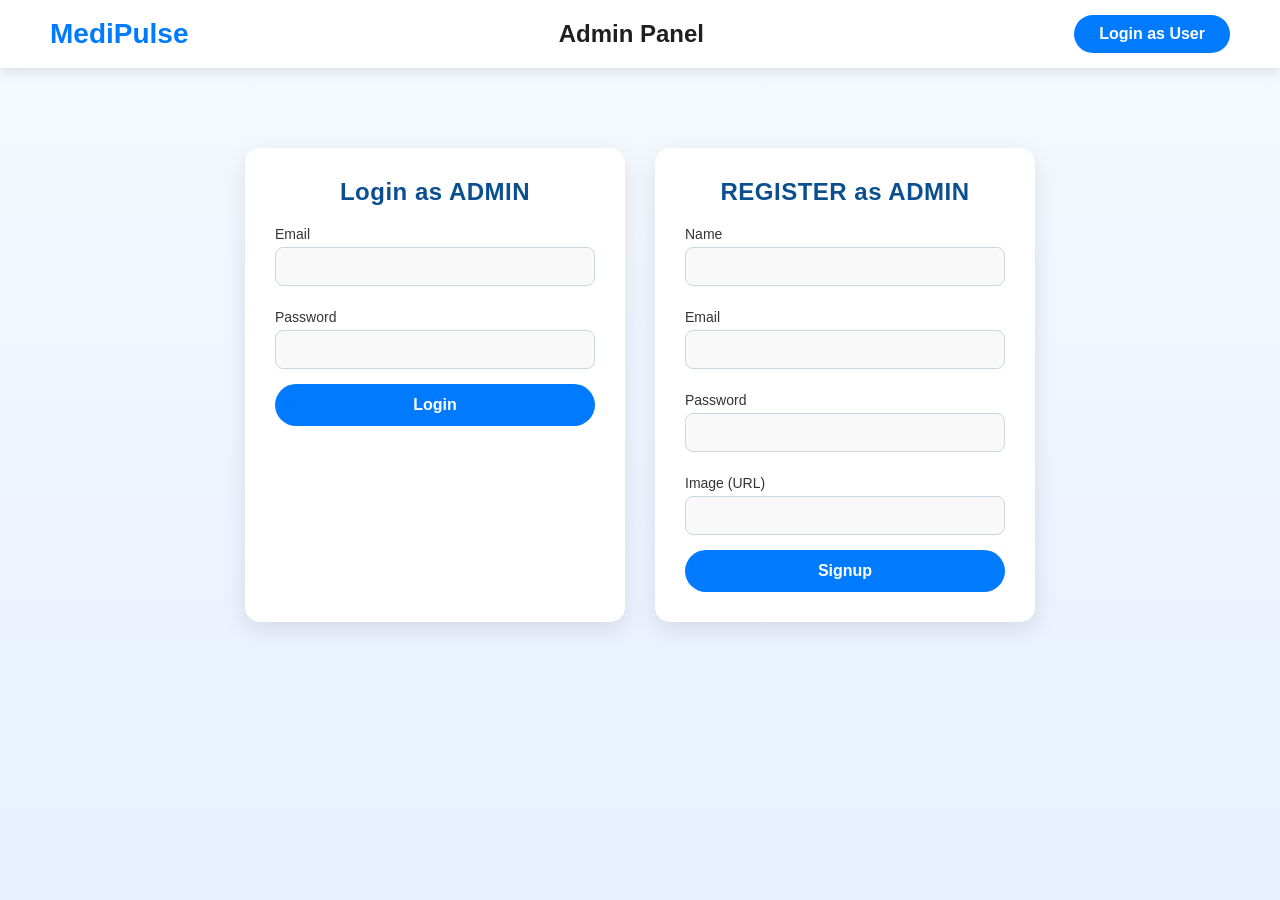
<file: view/admin.html>
<!DOCTYPE html>
<html lang="en">

<head>
    <meta charset="UTF-8">
    <meta name="viewport" content="width=device-width, initial-scale=1.0">
    <title>ADMIN_PANEL</title>
    <link rel="stylesheet" href="../style/admin.css">
</head>

<body>

</body>
<nav>
    <div id="index">
        <h1>MediPulse</h1>
    </div>
    <div>
        <h1>Admin Panel</h1>
    </div>
    <div>
        <button id="userButton">Login as User</button>
    </div>
</nav>
<div class="container">
    <div class="form adminLogin">
        <h2>Login as ADMIN</h2>
        <form action="">
            <label for="adminEmail">Email</label>
            <input type="text" id="adminLoginEmail" name="email" required>
            <label for="adminPassword">Password</label>
            <input type="password" id="adminLoginPassword" name="password" required>
            <button type="submit">Login</button>
        </form>
    </div>

    <div class="form admin">
        <h2>REGISTER as ADMIN</h2>
        <form action="" method="">
            <label for="adminName">Name</label>
            <input type="text" id="adminRegName" name="name" required>
            <label for="adminEmail">Email</label>
            <input type="text" id="adminRegEmail" name="email" required>
            <label for="adminPassword">Password</label>
            <input type="password" id="adminRegPassword" name="password" required>
            <label for="adminImage">Image (URL)</label>
            <input type="text" id="adminRegImage" name="image" required>
            <button type="submit">Signup</button>
        </form>
    </div>

    <!-- this will show our spinner -->
    <div hidden id="spinner"></div>
</div>

</html>

<script src="../js/admin.js"></script>
</file>
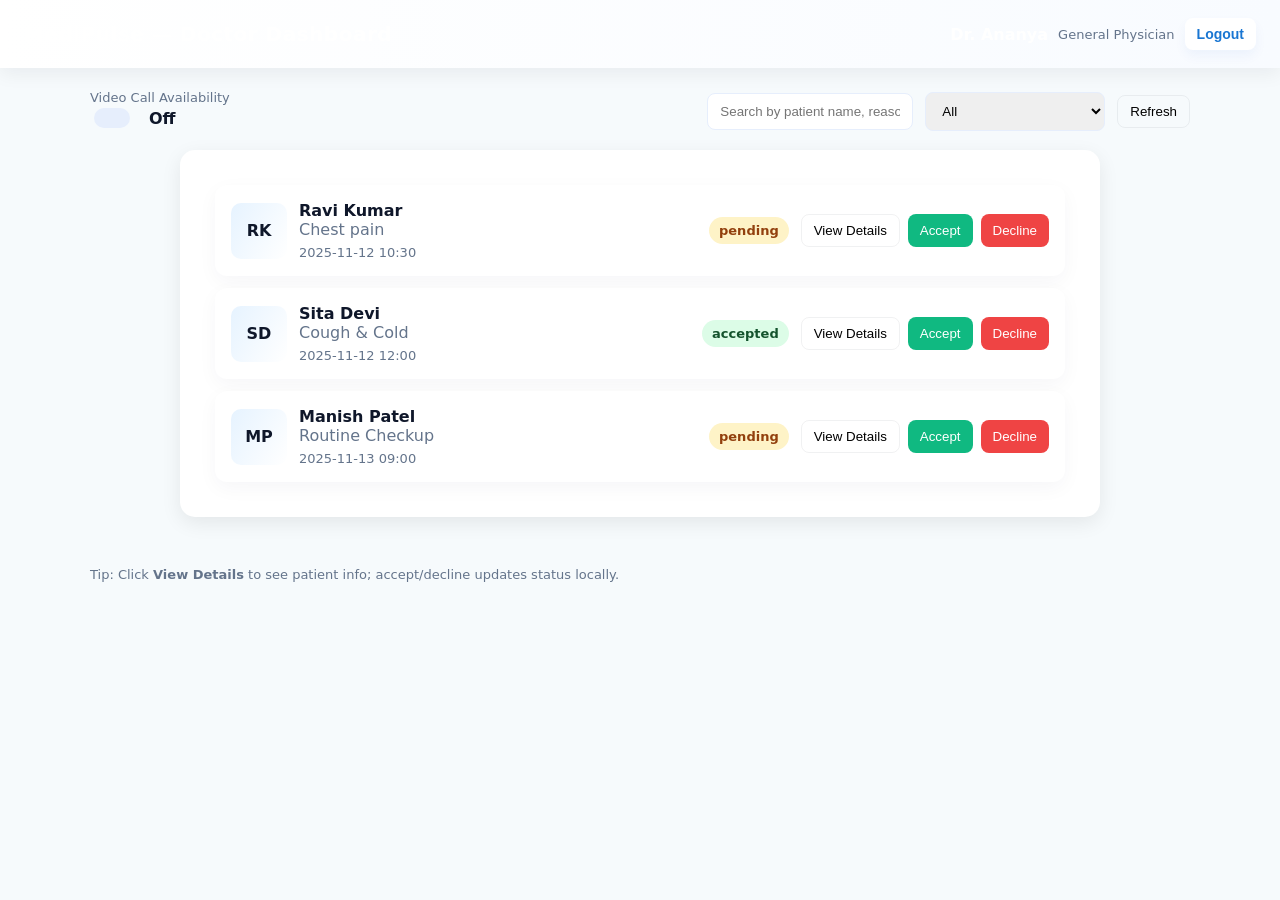
<file: view/doctordashboard.html>
<!DOCTYPE html>
<html lang="en">
<head>
  <meta charset="UTF-8" />
  <meta name="viewport" content="width=device-width, initial-scale=1.0"/>
  <title>Doctor Dashboard — MediPulse</title>
  <link rel="stylesheet" href="../style/doctor.css">
  <style>
    /* Minimal inline styles so it's usable even without external CSS */
    :root{ --bg:#f6fafc; --card:#fff; --muted:#64748b; --accent:#0b77f6; --success:#10b981; --danger:#ef4444; --radius:12px; }
    body{margin:0;font-family:Inter,system-ui,Arial;background:var(--bg);color:#0f172a}
    .navbar{display:flex;justify-content:space-between;align-items:center;padding:18px 24px;background:linear-gradient(90deg,#fff,#f8fbff);box-shadow:0 6px 18px rgba(15,23,42,0.06)}
    .navbar h1{margin:0;font-size:20px}
    .doctor-info{display:flex;gap:12px;align-items:center}
    .doctor-name{margin:0;font-weight:700}
    .logout-btn{padding:8px 12px;border-radius:8px;border:0;background:#fff;box-shadow:0 6px 12px rgba(11,77,200,0.05);cursor:pointer}
    .container{max-width:1100px;margin:22px auto;padding:0 18px}
    .top-row{display:flex;justify-content:space-between;gap:12px;align-items:center;margin:18px 0}
    .video-availability{display:flex;gap:12px;align-items:center}
    .toggle{display:inline-flex;align-items:center;gap:8px}
    .toggle input{width:36px;height:20px;appearance:none;background:#e6eefc;border-radius:999px;position:relative;cursor:pointer;outline:none}
    .toggle input:checked{background:linear-gradient(90deg,var(--accent),#377bf0)}
    .toggle input::after{content:'';width:16px;height:16px;background:white;border-radius:50%;position:relative;left:2px;transition:all .18s}
    .toggle input:checked::after{transform:translateX(16px)}
    .search-row{display:flex;gap:12px;align-items:center}
    .search-row input, .search-row select{padding:10px 12px;border-radius:8px;border:1px solid #e6eefc;min-width:180px}
    .appointments-container{display:grid;grid-template-columns:1fr;gap:12px;margin-top:18px}
    .appointment-card{background:var(--card);padding:16px;border-radius:var(--radius);box-shadow:0 6px 20px rgba(12,34,64,0.04);display:flex;justify-content:space-between;gap:12px;align-items:center}
    .appointment-left{display:flex;gap:12px;align-items:center}
    .patient-avatar{width:56px;height:56px;border-radius:10px;background:linear-gradient(120deg,#e6f3ff,#fff);display:flex;align-items:center;justify-content:center;font-weight:700}
    .appointment-meta{min-width:220px}
    .appointment-meta b{display:block}
    .appointment-actions{display:flex;gap:8px}
    .btn{padding:8px 12px;border-radius:8px;border:0;cursor:pointer}
    .btn.ghost{background:transparent;border:1px solid rgba(15,23,42,0.06)}
    .btn.primary{background:linear-gradient(90deg,var(--accent),#377bf0);color:white}
    .btn.accept{background:var(--success);color:white}
    .btn.decline{background:var(--danger);color:white}
    .status{padding:6px 10px;border-radius:999px;font-weight:700;font-size:13px}
    .status.pending{background:#fef3c7;color:#92400e}
    .status.accepted{background:#dcfce7;color:#14532d}
    .status.declined{background:#fee2e2;color:#7f1d1d}
    #modalDiv{position:fixed;left:0;top:0;width:100%;height:100%;display:none;align-items:center;justify-content:center;background:rgba(11,15,30,0.45);z-index:999}
    .modal{background:white;padding:18px;border-radius:14px;max-width:720px;width:92%}
    .modal h3{margin-top:0}
    .modal .grid{display:grid;grid-template-columns:1fr 1fr;gap:12px}
    .close-btn{float:right;border:0;background:transparent;font-size:20px;cursor:pointer}
    #spinner{position:fixed;right:18px;bottom:18px;width:44px;height:44px;border-radius:50%;display:none;align-items:center;justify-content:center;background:linear-gradient(90deg,var(--accent),#377bf0);color:white;font-weight:700}
    footer.small{margin-top:18px;color:var(--muted);font-size:13px}
    @media (max-width:720px){ .appointment-left{flex-direction:column;align-items:flex-start} .search-row{flex-direction:column;align-items:stretch} }
  </style>
</head>
<body>
  <div class="navbar">
    <h1>MediPulse — Doctor Dashboard</h1>
    <div class="doctor-info">
      <div>
        <div class="doctor-name" id="doctorName">Dr. —</div>
        <div style="font-size:13px;color:var(--muted)" id="doctorSpecialty">Cardiology</div>
      </div>
      <button class="logout-btn" id="logoutBtn">Logout</button>
    </div>
  </div>

  <div class="container">
    <div class="top-row">
      <div class="video-availability">
        <div>
          <div style="font-size:13px;color:var(--muted)">Video Call Availability</div>
          <div class="toggle">
            <input type="checkbox" id="videoToggle">
            <label for="videoToggle" style="font-weight:700;color:#0f172a;margin-left:8px" id="videoStatusText">Off</label>
          </div>
        </div>
      </div>

      <div class="search-row">
        <input id="searchInput" placeholder="Search by patient name, reason..." />
        <select id="filterSelect">
          <option value="all">All</option>
          <option value="pending">Pending</option>
          <option value="accepted">Accepted</option>
          <option value="declined">Declined</option>
        </select>
        <button class="btn ghost" id="refreshBtn">Refresh</button>
      </div>
    </div>

    <div class="appointments-container" id="appointmentsContainer">
      <!-- Appointment cards will render here -->
    </div>

    <footer class="small">Tip: Click <strong>View Details</strong> to see patient info; accept/decline updates status locally.</footer>
  </div>

  <!-- Modal -->
  <div id="modalDiv">
    <div class="modal" role="dialog" aria-modal="true" id="modalContent">
      <button class="close-btn" id="modalClose">&times;</button>
      <h3 id="modalTitle">Appointment Details</h3>
      <div class="grid" id="modalBody">
        <!-- details get injected here -->
      </div>
      <div style="margin-top:12px;text-align:right">
        <button class="btn ghost" id="modalAccept">Accept</button>
        <button class="btn decline" id="modalDecline">Decline</button>
      </div>
    </div>
  </div>

  <div id="spinner">⟳</div>

  <script src="../js/doctordashboard.js"></script>
</body>
</html>
</file>
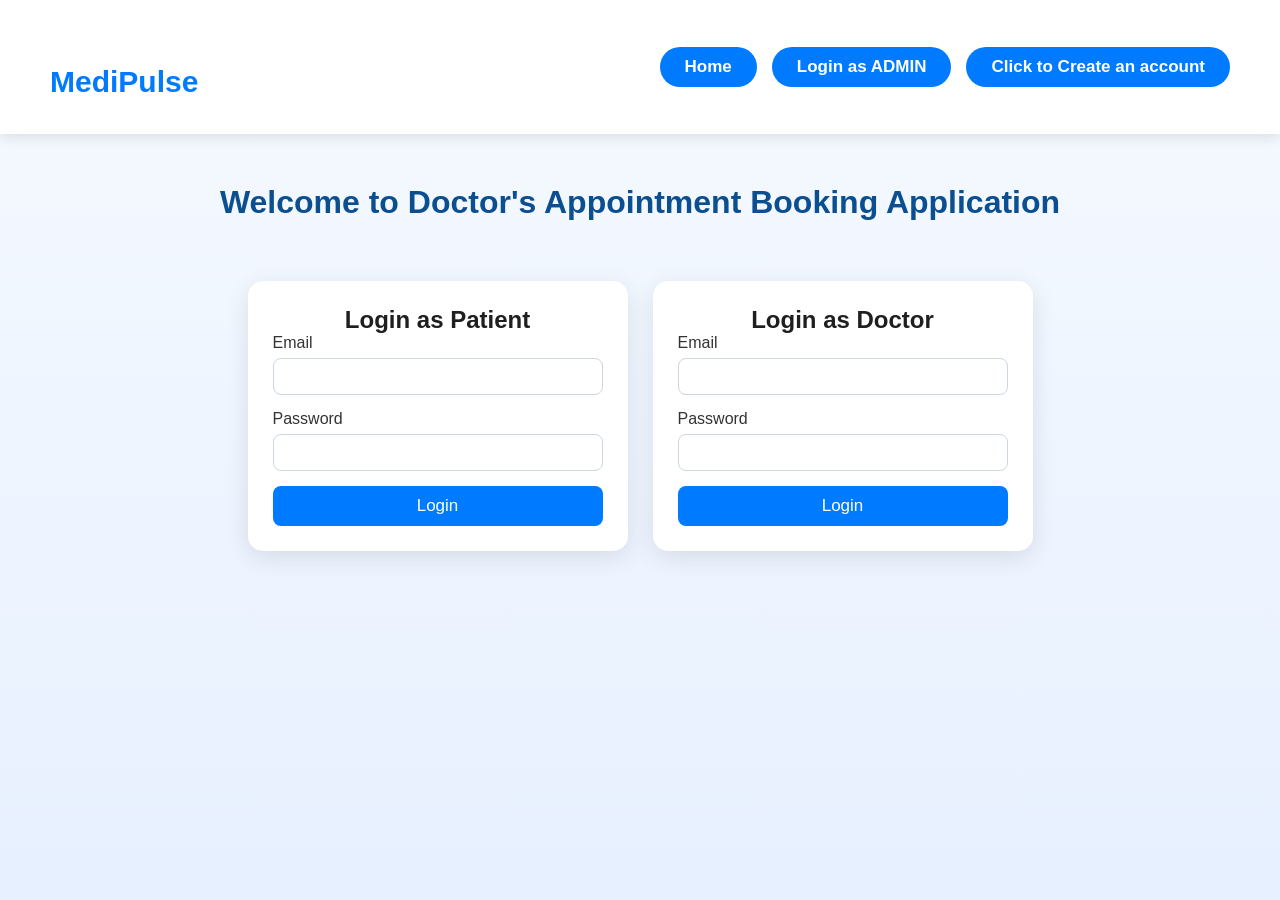
<file: view/signin.html>
<!DOCTYPE html>
<html lang="en">

<head>
    <meta charset="UTF-8">
    <meta name="viewport" content="width=device-width, initial-scale=1.0">
    <title>LOGIN_Page</title>
    <link rel="stylesheet" href="../style/signin.css">
</head>

<body>

    <nav>
        <div id="index">
            <h1>MediPulse</h1>
        </div>

        <div id="buttons">
            <button id="home">Home</button>

            <button id="admin">Login as ADMIN</button>

            <button id="signup">Click to Create an account</button>
        </div>
    </nav>

    <h1>Welcome to Doctor's Appointment Booking Application</h1>

    <div class="container">
        <div class="form patient">
            <h2>Login as Patient</h2>
            <form action="">
                <label for="patientEmail">Email</label>
                <input type="email" id="patientEmail" name="email" required>
                <label for="patientPassword">Password</label>
                <input type="password" id="patientPassword" name="password" required>
                <button type="submit">Login</button>
            </form>
        </div>
        <div class="form doctor">
            <h2>Login as Doctor</h2>
            <form action="">
                <label for="doctorEmail">Email</label>
                <input type="email" id="doctorEmail" name="email" required>
                <label for="doctorPassword">Password</label>
                <input type="password" id="doctorPassword" name="password" required>
                <button type="submit">Login</button>
            </form>
        </div>
    </div>

    <!-- this will show our spinner -->
    <div hidden id="spinner"></div>
</body>

</html>


<script src="../js/signin.js"></script>
</file>
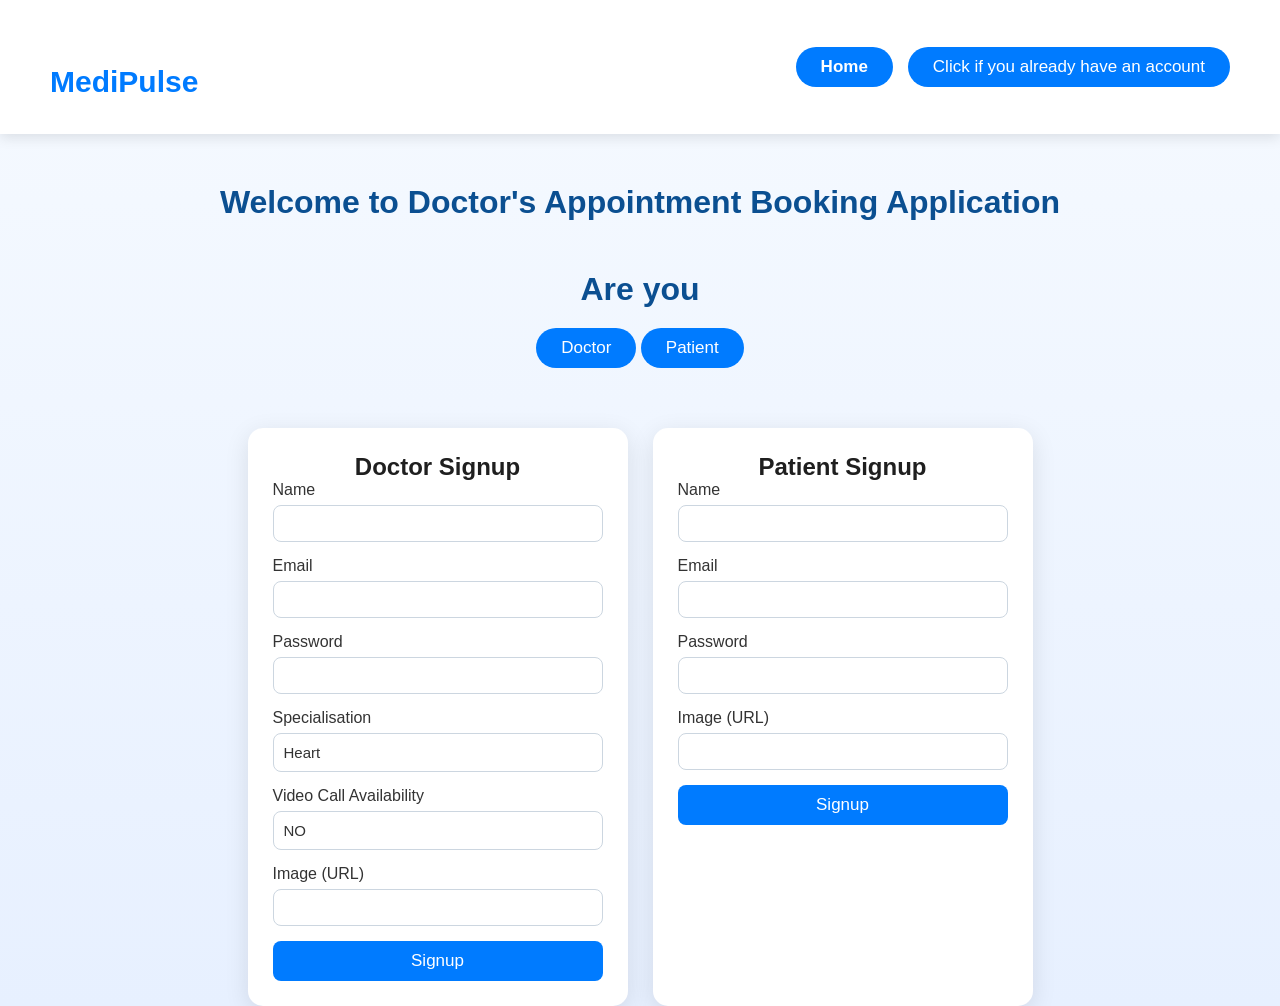
<file: view/signup.html>
<!DOCTYPE html>
<html lang="en">

<head>
    <meta charset="UTF-8">
    <meta name="viewport" content="width=device-width, initial-scale=1.0">
    <title>SIGNUP</title>
    <link rel="stylesheet" href="../style/signup.css">
<body>


    <nav>
        <div id="index">
            <h1 >MediPulse</h1>
        </div>

        <div id="buttons">
            <button id="home">Home</button>

            <button id="signin">Click if you already have an account</button>

        </div>
    </nav>


    <h1>Welcome to Doctor's Appointment Booking Application</h1>


    <div class="role-buttons">
        <h1>Are you </h1>
        <button onclick="showDoctorForm()">Doctor</button>
        <button onclick="showPatientForm()">Patient</button>
    </div>
    <div class="container">
        <div class="form" id="doctorForm">
            <h2>Doctor Signup</h2>
            <form action="" method="">
                <label for="doctorName">Name</label>
                <input type="text" id="doctorName" name="name" required>
                <label for="doctorEmail">Email</label>
                <input type="email" id="doctorEmail" name="email" required>
                <label for="doctorPassword">Password</label>
                <input type="password" id="doctorPassword" name="password" required>
                <label for="doctorSpecialisation">Specialisation</label>
                <select id="doctorSpecialisation" name="specialisation" required>
                    <option value="heart">Heart</option>
                    <option value="kidney">Kidney</option>
                    <option value="general">General</option>
                </select>
                <label for="doctorVideocall">Video Call Availability</label>
                <select id="doctorVideocall" name="videocall" required>
                    <option value="NO">NO</option>
                    <option value="YES">YES</option>
                </select>
                <label for="doctorImage">Image (URL)</label>
                <input type="text" id="doctorImage" name="image" required>
                <button type="submit">Signup</button>
            </form>
        </div>
        <div class="form" id="patientForm">
            <h2>Patient Signup</h2>
            <form action="" method="">
                <label for="patientName">Name</label>
                <input type="text" id="patientName" name="name" required>
                <label for="patientEmail">Email</label>
                <input type="email" id="patientEmail" name="email" required>
                <label for="patientPassword">Password</label>
                <input type="password" id="patientPassword" name="password" required>
                <label for="patientImage">Image (URL)</label>
                <input type="text" id="patientImage" name="image" required>
                <button type="submit">Signup</button>
            </form>
        </div>
    </div>
    <!-- this will show our spinner -->
    <div hidden id="spinner"></div>

</body>

</html>

<script src="../js/signup.js"></script>
</file>
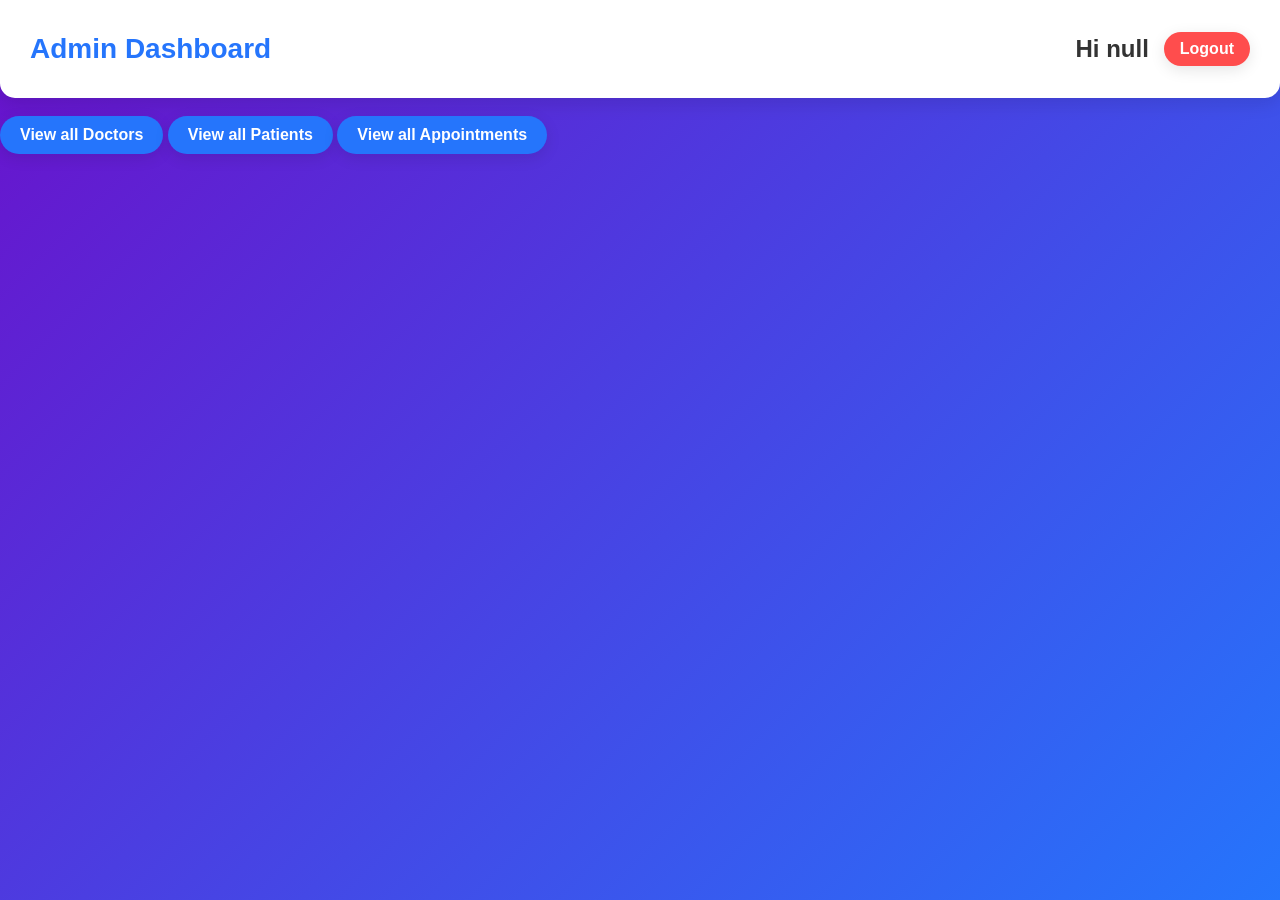
<file: view/viewadmin.html>
<!DOCTYPE html>
<html lang="en">

<head>
    <meta charset="UTF-8">
    <meta name="viewport" content="width=device-width, initial-scale=1.0">
    <title>AdminPanel</title>
   <link rel="stylesheet" href="../style/viewadmin.css">
</head>

<body>
    <div class="navbar">
        <h1>Admin Dashboard</h1>
        <div>
            <h2 class="admin-name"></h2>
            <button class="logout-btn">Logout</button>
        </div>
    </div>

    <br>

    <div>
        <button id="viewDoc">View all Doctors</button>

        <button id="viewPat">View all Patients</button>

        <button id="viewApp">View all Appointments</button>
    </div>

    <br>
    <br>

    <div class="container">

    </div>
</body>
</html>
<script src="../js/viewadmin.js"></script>
</file>
<file: style/admin.css>
/* ===== GLOBAL ===== */
* {
  margin: 0;
  padding: 0;
  box-sizing: border-box;
}

body {
  font-family: "Poppins", Verdana, Geneva, sans-serif;
  background: linear-gradient(180deg, #f6faff 0%, #e7f0ff 100%);
  display: flex;
  flex-direction: column;
  min-height: 100vh;
  color: #1f1f1f;
}

/* ===== NAVBAR ===== */
nav {
  display: flex;
  justify-content: space-between;
  align-items: center;
  background-color: #ffffff;
  box-shadow: 0px 4px 12px rgba(0, 0, 0, 0.1);
  padding: 15px 50px;
  position: sticky;
  top: 0;
  z-index: 100;
  animation: slideDown 1s ease;
}

#index h1 {
  cursor: pointer;
  color: #007bff;
  font-size: 28px;
  font-weight: 700;
  transition: transform 0.3s ease, color 0.3s ease;
}

#index h1:hover {
  transform: scale(1.1);
  color: #0b4f91;
}

#userButton {
  font-size: 16px;
  padding: 10px 25px;
  background-color: #007bff;
  color: #fff;
  border: none;
  border-radius: 30px;
  cursor: pointer;
  font-weight: 600;
  transition: all 0.3s ease;
}

#userButton:hover {
  background-color: #ffffff;
  color: #007bff;
  border: 2px solid #007bff;
  transform: scale(1.05);
}

/* ===== FORM CONTAINER ===== */
.container {
  margin-top: 80px;
  display: flex;
  justify-content: center;
  gap: 30px;
  flex-wrap: wrap;
  animation: fadeIn 1.2s ease;
}

/* ===== FORM CARD ===== */
.form {
  width: 380px;
  background-color: #ffffff;
  border-radius: 15px;
  padding: 30px;
  box-shadow: 0 8px 25px rgba(0, 0, 0, 0.1);
  transition: transform 0.3s ease, box-shadow 0.3s ease;
}

.form:hover {
  transform: translateY(-6px);
  box-shadow: 0 10px 30px rgba(0, 123, 255, 0.25);
}

.form h2 {
  margin-bottom: 20px;
  color: #0b4f91;
  font-size: 24px;
  letter-spacing: 0.5px;
  text-align: center;
}

/* ===== LABELS ===== */
.form label {
  display: block;
  text-align: left;
  margin: 8px 0 5px;
  color: #333;
  font-size: 14px;
  font-weight: 500;
}

/* ===== INPUTS ===== */
.form input[type="text"],
.form input[type="password"],
.form input[type="email"] {
  width: 100%;
  padding: 10px;
  margin-bottom: 15px;
  border: 1px solid #ccd6e0;
  border-radius: 8px;
  background-color: #f9f9f9;
  transition: all 0.3s ease;
  font-size: 15px;
}

.form input:focus {
  border-color: #007bff;
  box-shadow: 0 0 5px rgba(0, 123, 255, 0.3);
  background-color: #fff;
  outline: none;
}

/* ===== BUTTONS ===== */
.form button {
  width: 100%;
  font-size: 16px;
  padding: 12px;
  background-color: #007bff;
  color: #fff;
  border: none;
  border-radius: 30px;
  cursor: pointer;
  font-weight: 600;
  transition: all 0.3s ease;
}

.form button:hover {
  background-color: #ffffff;
  color: #007bff;
  border: 2px solid #007bff;
  transform: scale(1.05);
}

/* ===== SPINNER ===== */
#spinner:not([hidden]) {
  position: fixed;
  top: 0;
  left: 0;
  right: 0;
  bottom: 0;
  display: flex;
  justify-content: center;
  align-items: center;
  background: rgba(255, 255, 255, 0.7);
  z-index: 999;
}

#spinner::after {
  content: "";
  width: 70px;
  height: 70px;
  border: 5px solid #e0e0e0;
  border-top: 5px solid #007bff;
  border-radius: 50%;
  animation: spin 1s infinite linear;
}

/* ===== ANIMATIONS ===== */
@keyframes slideDown {
  from {
    transform: translateY(-100%);
    opacity: 0;
  }
  to {
    transform: translateY(0);
    opacity: 1;
  }
}

@keyframes fadeIn {
  from {
    opacity: 0;
    transform: translateY(20px);
  }
  to {
    opacity: 1;
    transform: translateY(0);
  }
}

@keyframes spin {
  from {
    transform: rotate(0deg);
  }
  to {
    transform: rotate(360deg);
  }
}

/* ===== RESPONSIVE ===== */
@media (max-width: 768px) {
  nav {
    flex-direction: column;
    padding: 15px 25px;
    gap: 10px;
  }

  #index h1 {
    font-size: 24px;
  }

  #userButton {
    font-size: 14px;
    padding: 8px 20px;
  }

  .form {
    width: 85%;
  }
}
</file>
<file: style/doctor.css>
/* ================================
   Modern WeCare Blue–White Theme
   ================================ */

/* Body styling */
body {
    font-family: 'Poppins', sans-serif;
    margin: 0;
    background: linear-gradient(135deg, #dfe9f3, #ffffff);
    color: #1b1b1b;
    min-height: 100vh;
}

/* Navbar */
.navbar {
    display: flex;
    justify-content: space-between;
    align-items: center;
    padding: 18px 40px;
    background: #1976d2;
    color: #fff;
    box-shadow: 0 4px 10px rgba(0, 0, 0, 0.1);
}

.navbar h1 {
    margin: 0;
    font-size: 26px;
    font-weight: 700;
    color: #fff;
    letter-spacing: 0.5px;
}

.navbar h2 {
    margin-right: 20px;
    font-size: 18px;
    color: #ffeb3b;
    font-weight: 600;
}

.navbar div {
    display: flex;
    align-items: center;
    gap: 10px;
}

/* Logout button */
.logout-btn {
    padding: 8px 18px;
    background: #fff;
    color: #1976d2;
    border: 2px solid #fff;
    border-radius: 25px;
    font-size: 14px;
    font-weight: 600;
    cursor: pointer;
    transition: all 0.3s ease;
}

.logout-btn:hover {
    background: transparent;
    color: #fff;
    border-color: #fff;
    transform: scale(1.05);
}

/* Section headings */
h2 {
    font-size: 24px;
    margin-bottom: 15px;
    text-align: center;
    color: #1976d2;
}

/* Video Call status */
#videoCall {
    font-size: 18px;
    font-weight: 600;
    text-align: center;
    margin: 20px auto;
    padding: 10px 20px;
    border-radius: 25px;
    background: #e3f2fd;
    color: #1565c0;
    border: 1px solid #bbdefb;
}

/* Change VideoCall button */
#changeVideocall {
    display: block;
    margin: 20px auto 30px auto;
    background: #1976d2;
    color: white;
    padding: 12px 30px;
    border: none;
    border-radius: 30px;
    font-size: 16px;
    font-weight: 600;
    cursor: pointer;
    transition: all 0.3s ease;
    box-shadow: 0 4px 10px rgba(25, 118, 210, 0.3);
}

#changeVideocall:hover {
    background: #1565c0;
    transform: translateY(-2px);
    box-shadow: 0 6px 14px rgba(25, 118, 210, 0.4);
}

/* Appointments container */
.appointments-container {
    max-width: 850px;
    margin: 50px auto;
    padding: 35px;
    background: #fff;
    border-radius: 15px;
    box-shadow: 0 6px 20px rgba(0, 0, 0, 0.08);
}

/* Appointment info */
.appointment-info div {
    display: flex;
    justify-content: space-between;
    align-items: center;
    margin: 15px 0;
    padding: 14px 20px;
    border-radius: 12px;
    background: #e3f2fd;
    color: #0d47a1;
    transition: all 0.3s ease;
}

.appointment-info div:hover {
    background: #bbdefb;
    transform: scale(1.02);
    box-shadow: 0 3px 10px rgba(25, 118, 210, 0.2);
}

.appointment-info p {
    font-size: 16px;
    margin: 0;
}

/* Cancel appointment button */
.cancel-appointment-btn {
    padding: 8px 18px;
    background: #e53935;
    color: #fff;
    border: none;
    border-radius: 25px;
    font-size: 14px;
    font-weight: 600;
    cursor: pointer;
    transition: all 0.3s ease;
    box-shadow: 0 4px 10px rgba(229, 57, 53, 0.3);
}

.cancel-appointment-btn:hover {
    background: #c62828;
    transform: translateY(-2px);
}

/* Doctor card (if used) */
.doctor-card {
    display: flex;
    flex-direction: column;
    align-items: center;
    padding: 25px;
    margin: 20px;
    border-radius: 15px;
    background: #ffffff;
    box-shadow: 0 6px 18px rgba(0, 0, 0, 0.1);
    text-align: center;
    transition: transform 0.3s ease;
}

.doctor-card:hover {
    transform: translateY(-5px);
}

.doctor-card img {
    width: 160px;
    height: 160px;
    border-radius: 50%;
    margin-bottom: 15px;
    border: 4px solid #1976d2;
}

/* Spinner loader */
#spinner:not([hidden]) {
    position: fixed;
    top: 0;
    left: 0;
    right: 0;
    bottom: 0;
    display: flex;
    justify-content: center;
    align-items: center;
    background: rgba(255, 255, 255, 0.8);
    z-index: 999;
}

#spinner::after {
    content: "";
    width: 70px;
    height: 70px;
    border: 4px solid #e3f2fd;
    border-top: 4px solid #1976d2;
    border-radius: 50%;
    animation: spin 1s infinite linear;
}

/* Animation */
@keyframes spin {
    from { transform: rotate(0deg); }
    to { transform: rotate(360deg); }
}
</file>
<file: style/signin.css>
/* ===== GLOBAL STYLES ===== */
* {
  margin: 0;
  padding: 0;
  box-sizing: border-box;
}

body {
  text-align: center;
  font-family: "Poppins", Verdana, Geneva, sans-serif;
  background: linear-gradient(180deg, #f6faff 0%, #e7f0ff 100%);
  color: #1f1f1f;
  min-height: 100vh;
  overflow-x: hidden;
}

/* ===== NAVBAR ===== */
nav {
  display: flex;
  justify-content: space-between;
  align-items: center;
  background-color: #ffffff;
  box-shadow: 0px 4px 12px rgba(0, 0, 0, 0.1);
  padding: 15px 50px;
  position: sticky;
  top: 0;
  z-index: 100;
  animation: slideDown 1s ease;
}

nav h1 {
  color: #007bff;
  font-size: 30px;
  font-weight: 700;
  cursor: pointer;
  transition: transform 0.3s ease;
}

nav h1:hover {
  transform: scale(1.1);
}

#buttons {
  display: flex;
  gap: 15px;
}

#buttons button {
  font-size: 17px;
  padding: 10px 25px;
  background-color: #007bff;
  color: #fff;
  border: none;
  border-radius: 30px;
  cursor: pointer;
  transition: all 0.3s ease;
}

#buttons button:hover {
  background-color: #fff;
  color: #007bff;
  border: 2px solid #007bff;
  transform: scale(1.05);
}

/* ===== PAGE HEADING ===== */
h1 {
  font-size: 32px;
  margin-top: 50px;
  margin-bottom: 20px;
  color: #0b4f91;
  animation: fadeIn 1.2s ease;
}

/* ===== FORM CONTAINER ===== */
.container {
  margin-top: 60px;
  display: flex;
  justify-content: center;
  flex-wrap: wrap;
  gap: 25px;
  animation: slideUp 1.5s ease;
}

.form {
  width: 380px;
  background-color: #ffffff;
  border-radius: 15px;
  padding: 25px;
  box-shadow: 0 6px 25px rgba(0, 0, 0, 0.1);
  transition: transform 0.3s ease, box-shadow 0.3s ease;
}

.form:hover {
  transform: translateY(-5px);
  box-shadow: 0 8px 30px rgba(0, 123, 255, 0.2);
}

.form label {
  display: block;
  text-align: left;
  margin-bottom: 6px;
  font-weight: 500;
  color: #333;
}

.form input[type="text"],
.form input[type="password"],
.form input[type="email"] {
  width: 100%;
  padding: 10px;
  margin-bottom: 15px;
  border: 1px solid #ccd6e0;
  border-radius: 8px;
  transition: border-color 0.3s ease, box-shadow 0.3s ease;
}

.form input:focus {
  border-color: #007bff;
  box-shadow: 0 0 5px rgba(0, 123, 255, 0.3);
  outline: none;
}

.form button {
  width: 100%;
  font-size: 17px;
  padding: 10px;
  background-color: #007bff;
  color: #fff;
  border: none;
  border-radius: 8px;
  cursor: pointer;
  transition: all 0.3s ease;
}

.form button:hover {
  background-color: #ffffff;
  color: #007bff;
  border: 2px solid #007bff;
  transform: scale(1.03);
}

/* ===== BUTTONS OUTSIDE FORM ===== */
#signup,
#admin,
#home {
  font-size: 16px;
  padding: 10px 25px;
  background-color: #007bff;
  color: #fff;
  border: none;
  border-radius: 30px;
  cursor: pointer;
  font-weight: 600;
  transition: all 0.3s ease;
}

#signup:hover,
#admin:hover,
#home:hover {
  background-color: #ffffff;
  color: #007bff;
  border: 2px solid #007bff;
  transform: scale(1.05);
}

/* ===== SPINNER ===== */
#spinner:not([hidden]) {
  position: fixed;
  top: 0;
  left: 0;
  right: 0;
  bottom: 0;
  display: flex;
  justify-content: center;
  align-items: center;
  background: rgba(255, 255, 255, 0.8);
  z-index: 1000;
}

#spinner::after {
  content: "";
  width: 80px;
  height: 80px;
  border: 4px solid #e0e0e0;
  border-top: 5px solid #007bff;
  border-radius: 50%;
  animation: spin 1s infinite linear;
}

/* ===== ANIMATIONS ===== */
@keyframes slideDown {
  from {
    transform: translateY(-100%);
    opacity: 0;
  }

  to {
    transform: translateY(0);
    opacity: 1;
  }
}

@keyframes slideUp {
  from {
    transform: translateY(40px);
    opacity: 0;
  }

  to {
    transform: translateY(0);
    opacity: 1;
  }
}

@keyframes fadeIn {
  from {
    opacity: 0;
  }

  to {
    opacity: 1;
  }
}

@keyframes spin {
  from {
    transform: rotate(0deg);
  }

  to {
    transform: rotate(360deg);
  }
}

/* ===== RESPONSIVE DESIGN ===== */
@media (max-width: 768px) {
  nav {
    flex-direction: column;
    padding: 15px 25px;
    gap: 10px;
  }

  nav h1 {
    font-size: 24px;
  }

  #buttons button {
    font-size: 15px;
    padding: 8px 18px;
  }

  .form {
    width: 85%;
  }
}
</file>
<file: style/signup.css>
/* ===== GLOBAL STYLES ===== */
* {
  margin: 0;
  padding: 0;
  box-sizing: border-box;
}

body {
  text-align: center;
  font-family: "Poppins", Verdana, Geneva, sans-serif;
  background: linear-gradient(180deg, #f6faff 0%, #e7f0ff 100%);
  color: #1f1f1f;
  min-height: 100vh;
  overflow-x: hidden;
}

/* ===== NAVBAR ===== */
nav {
  display: flex;
  justify-content: space-between;
  align-items: center;
  background-color: #ffffff;
  box-shadow: 0px 4px 12px rgba(0, 0, 0, 0.1);
  padding: 15px 50px;
  position: sticky;
  top: 0;
  z-index: 100;
  animation: slideDown 1s ease;
}

nav h1 {
  color: #007bff;
  font-size: 30px;
  font-weight: 700;
  cursor: pointer;
  transition: transform 0.3s ease;
}

nav h1:hover {
  transform: scale(1.1);
}

#buttons {
  display: flex;
  gap: 15px;
}

#buttons button {
  font-size: 17px;
  padding: 10px 25px;
  background-color: #007bff;
  color: #fff;
  border: none;
  border-radius: 30px;
  cursor: pointer;
  transition: all 0.3s ease;
}

#buttons button:hover {
  background-color: #fff;
  color: #007bff;
  border: 2px solid #007bff;
  transform: scale(1.05);
}

.role-buttons button {
     font-size: 17px;
  padding: 10px 25px;
  background-color: #007bff;
  color: #fff;
  border: none;
  border-radius: 30px;
  cursor: pointer;
  transition: all 0.3s ease;
}

.role-buttons button:hover{
    background-color: #fff;
  color: #007bff;
  border: 2px solid #007bff;
  transform: scale(1.05);
}
/* ===== PAGE HEADING ===== */
h1 {
  font-size: 32px;
  margin-top: 50px;
  margin-bottom: 20px;
  color: #0b4f91;
  animation: fadeIn 1.2s ease;
}

/* ===== FORM CONTAINER ===== */
.container {
  margin-top: 60px;
  display: flex;
  justify-content: center;
  flex-wrap: wrap;
  gap: 25px;
  animation: slideUp 1.5s ease;
}

.form {
  width: 380px;
  background-color: #ffffff;
  border-radius: 15px;
  padding: 25px;
  box-shadow: 0 6px 25px rgba(0, 0, 0, 0.1);
  transition: transform 0.3s ease, box-shadow 0.3s ease;
}

.form:hover {
  transform: translateY(-5px);
  box-shadow: 0 8px 30px rgba(0, 123, 255, 0.2);
}

.form label {
  display: block;
  text-align: left;
  margin-bottom: 6px;
  font-weight: 500;
  color: #333;
}

.form input[type="text"],
.form input[type="password"],
.form input[type="email"] {
  width: 100%;
  padding: 10px;
  margin-bottom: 15px;
  border: 1px solid #ccd6e0;
  border-radius: 8px;
  transition: border-color 0.3s ease, box-shadow 0.3s ease;
}

.form input:focus {
  border-color: #007bff;
  box-shadow: 0 0 5px rgba(0, 123, 255, 0.3);
  outline: none;
}

.form button {
  width: 100%;
  font-size: 17px;
  padding: 10px;
  background-color: #007bff;
  color: #fff;
  border: none;
  border-radius: 8px;
  cursor: pointer;
  transition: all 0.3s ease;
}

.form button:hover {
  background-color: #ffffff;
  color: #007bff;
  border: 2px solid #007bff;
  transform: scale(1.03);
}

/* ===== BUTTONS OUTSIDE FORM ===== */
#signup,
#admin,
#home {
  font-size: 16px;
  padding: 10px 25px;
  background-color: #007bff;
  color: #fff;
  border: none;
  border-radius: 30px;
  cursor: pointer;
  font-weight: 600;
  transition: all 0.3s ease;
}

#signup:hover,
#admin:hover,
#home:hover {
  background-color: #ffffff;
  color: #007bff;
  border: 2px solid #007bff;
  transform: scale(1.05);
}

/* ===== SPINNER ===== */
#spinner:not([hidden]) {
  position: fixed;
  top: 0;
  left: 0;
  right: 0;
  bottom: 0;
  display: flex;
  justify-content: center;
  align-items: center;
  background: rgba(255, 255, 255, 0.8);
  z-index: 1000;
}

#spinner::after {
  content: "";
  width: 80px;
  height: 80px;
  border: 4px solid #e0e0e0;
  border-top: 5px solid #007bff;
  border-radius: 50%;
  animation: spin 1s infinite linear;
}
.form select {
  width: 100%;
  padding: 10px;
  margin-bottom: 15px;
  border: 1px solid #ccd6e0;
  border-radius: 8px;
  background-color: #fff;
  color: #333;
  font-size: 15px;
  transition: border-color 0.3s ease, box-shadow 0.3s ease;
  appearance: none; /* removes default browser arrow for better styling */
}

.form select:focus {
  border-color: #007bff;
  box-shadow: 0 0 5px rgba(0, 123, 255, 0.3);
  outline: none;
}

/* ===== ANIMATIONS ===== */
@keyframes slideDown {
  from {
    transform: translateY(-100%);
    opacity: 0;
  }

  to {
    transform: translateY(0);
    opacity: 1;
  }
}

@keyframes slideUp {
  from {
    transform: translateY(40px);
    opacity: 0;
  }

  to {
    transform: translateY(0);
    opacity: 1;
  }
}

@keyframes fadeIn {
  from {
    opacity: 0;
  }

  to {
    opacity: 1;
  }
}

@keyframes spin {
  from {
    transform: rotate(0deg);
  }

  to {
    transform: rotate(360deg);
  }
}

/* ===== RESPONSIVE DESIGN ===== */
@media (max-width: 768px) {
  nav {
    flex-direction: column;
    padding: 15px 25px;
    gap: 10px;
  }

  nav h1 {
    font-size: 24px;
  }

  #buttons button {
    font-size: 15px;
    padding: 8px 18px;
  }

  .form {
    width: 85%;
  }
}
</file>
<file: style/viewadmin.css>
/* Body */
body {
    margin: 0;
    font-family: Verdana, Geneva, sans-serif;
    background: linear-gradient(135deg, #6a11cb, #2575fc);
    min-height: 100vh;
    color: #333;
}

/* Navbar */
.navbar {
    display: flex;
    justify-content: space-between;
    align-items: center;
    padding: 15px 30px;
    background: #ffffff;
    box-shadow: 0 6px 18px rgba(0,0,0,0.1);
    border-radius: 0 0 15px 15px;
}

.navbar h1 {
    margin: 0;
    font-size: 28px;
    font-weight: bold;
    color: #2575fc;
    cursor: pointer;
    transition: transform 0.3s ease;
}

.navbar h1:hover {
    transform: scale(1.1);
}

.navbar .logout-btn {
    padding: 8px 16px;
    background-color: #ff4d4d;
    color: #fff;
    border: none;
    border-radius: 25px;
    cursor: pointer;
    font-weight: bold;
    transition: 0.3s ease;
}

.navbar .logout-btn:hover {
    background-color: #fff;
    color: #ff4d4d;
    transform: scale(1.05);
}

.navbar div {
    display: flex;
    align-items: center;
    gap: 15px;
}

/* Cards Container */
.container {
    display: grid;
    grid-template-columns: repeat(auto-fill, minmax(280px, 1fr));
    gap: 25px;
    width: 90%;
    margin: 40px auto;
}

/* Doctor/Patient Cards */
.doctor-card,
.patient-card {
    display: flex;
    flex-direction: column;
    align-items: center;
    padding: 20px;
    border-radius: 15px;
    background: #fff;
    box-shadow: 0 6px 20px rgba(0,0,0,0.15);
    transition: transform 0.3s ease, box-shadow 0.3s ease;
}

.doctor-card:hover,
.patient-card:hover {
    transform: translateY(-5px);
    box-shadow: 0 10px 25px rgba(0,0,0,0.25);
}

/* Card Images */
.doctor-card img,
.patient-card img,
.doctor-image,
.patient-image {
    border-radius: 12px;
    width: 80%;
    height: auto;
    object-fit: cover;
    margin-bottom: 15px;
    box-shadow: 0 4px 15px rgba(0,0,0,0.1);
}

/* Doctor Details */
.doctor-card .doctor-name,
.patient-card h2 {
    font-weight: bold;
    font-size: 22px;
    margin-bottom: 8px;
    color: #2575fc;
    text-align: center;
}

.doctor-card .doctor-email,
.patient-card p {
    font-size: 16px;
    margin-bottom: 5px;
    color: #555;
    text-align: center;
}

.doctor-card .doctor-specialization {
    font-size: 14px;
    margin-bottom: 10px;
    color: #777;
    text-align: center;
}

/* Buttons */
button,
.doctor-card .book-btn,
.video-btn,
.patient-edit,
.patient-remove,
.doctor-edit,
.doctor-remove,
.edit-appointment-btn,
.cancel-appointment-btn {
    padding: 10px 20px;
    font-size: 16px;
    font-weight: bold;
    border-radius: 25px;
    border: none;
    cursor: pointer;
    transition: all 0.3s ease;
    box-shadow: 0 4px 15px rgba(0,0,0,0.1);
}

/* Primary Buttons */
button,
.doctor-card .book-btn,
.video-btn,
.patient-edit,
.doctor-edit,
.edit-appointment-btn {
    background-color: #2575fc;
    color: #fff;
}

button:hover,
.doctor-card .book-btn:hover,
.video-btn:hover,
.patient-edit:hover,
.doctor-edit:hover,
.edit-appointment-btn:hover {
    background-color: #1a5dc9;
    transform: translateY(-3px);
    box-shadow: 0 6px 20px rgba(0,0,0,0.2);
}

/* Danger Buttons */
.cancel-appointment-btn,
.patient-remove,
.doctor-remove {
    background-color: #ff4d4d;
    color: #fff;
}

.cancel-appointment-btn:hover,
.patient-remove:hover,
.doctor-remove:hover {
    background-color: #e63939;
    transform: translateY(-3px);
    box-shadow: 0 6px 20px rgba(0,0,0,0.2);
}

/* Responsive Adjustments */
@media (max-width: 768px) {
    .container {
        grid-template-columns: repeat(auto-fill, minmax(200px, 1fr));
        gap: 15px;
    }
    .navbar h1 {
        font-size: 22px;
    }
    button,
    .doctor-card .book-btn,
    .video-btn,
    .patient-edit,
    .doctor-edit,
    .edit-appointment-btn,
    .cancel-appointment-btn {
        font-size: 14px;
        padding: 8px 16px;
    }
}
</file>
